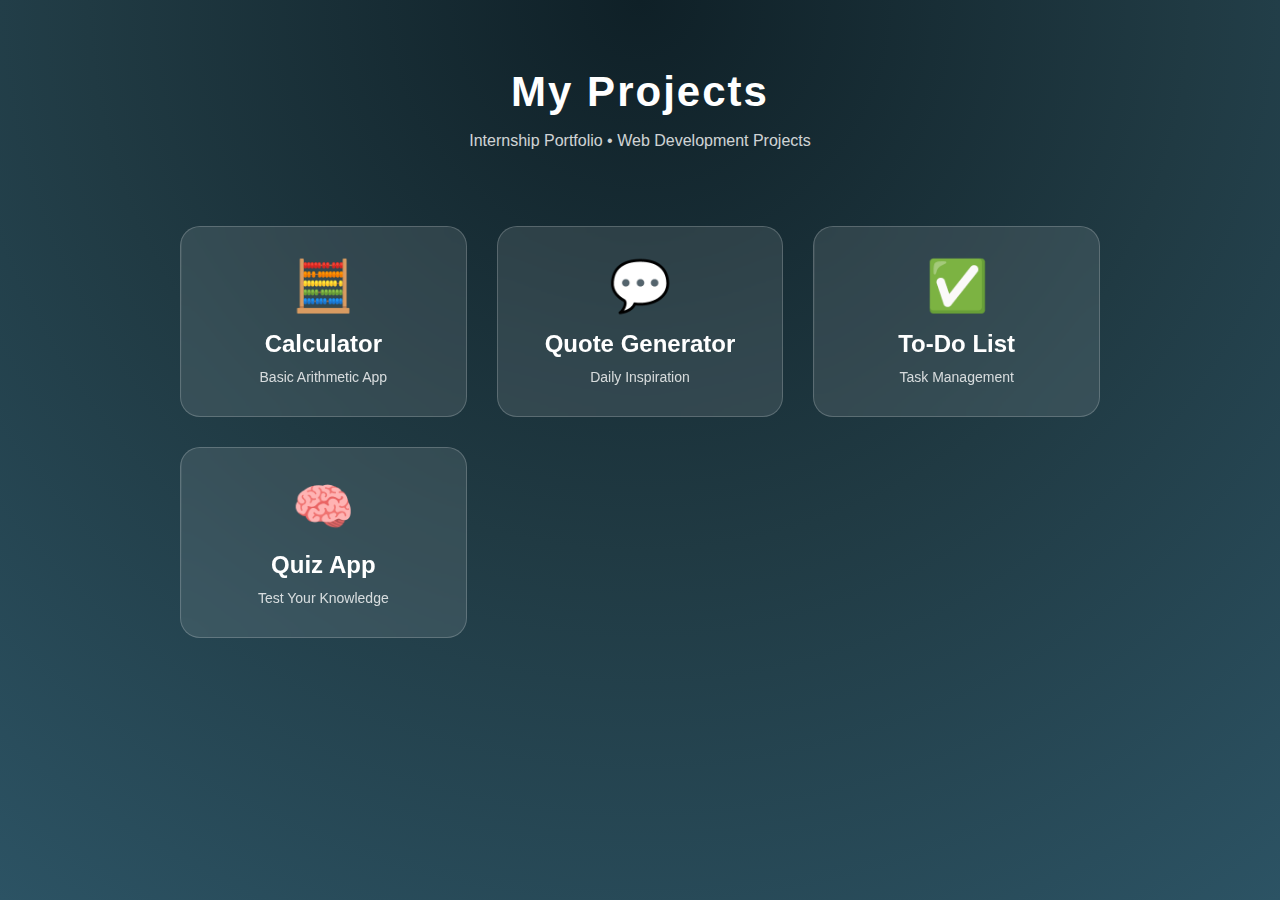
<file: index.html>
<!DOCTYPE html>
<html lang="en">
<head>
  <meta charset="UTF-8">
  <title>My Projects</title>
  <link rel="stylesheet" href="style.css">
</head>
<body>

  <header>
    <h1>My Projects</h1>
    <p>Internship Portfolio • Web Development Projects</p>
  </header>

  <section class="container">

    <a href="../calculator/index.html" class="card">
      <div class="icon">🧮</div>
      <h2>Calculator</h2>
      <span>Basic Arithmetic App</span>
    </a>

    <a href="../quotes/index.html" class="card">
      <div class="icon">💬</div>
      <h2>Quote Generator</h2>
      <span>Daily Inspiration</span>
    </a>

    <a href="../todo/index.html" class="card">
      <div class="icon">✅</div>
      <h2>To-Do List</h2>
      <span>Task Management</span>
    </a>

    <a href="quiz/index.html" class="card">
      <div class="icon">🧠</div>
      <h2>Quiz App</h2>
      <span>Test Your Knowledge</span>
    </a>

  </section>

</body>
</html>
</file>
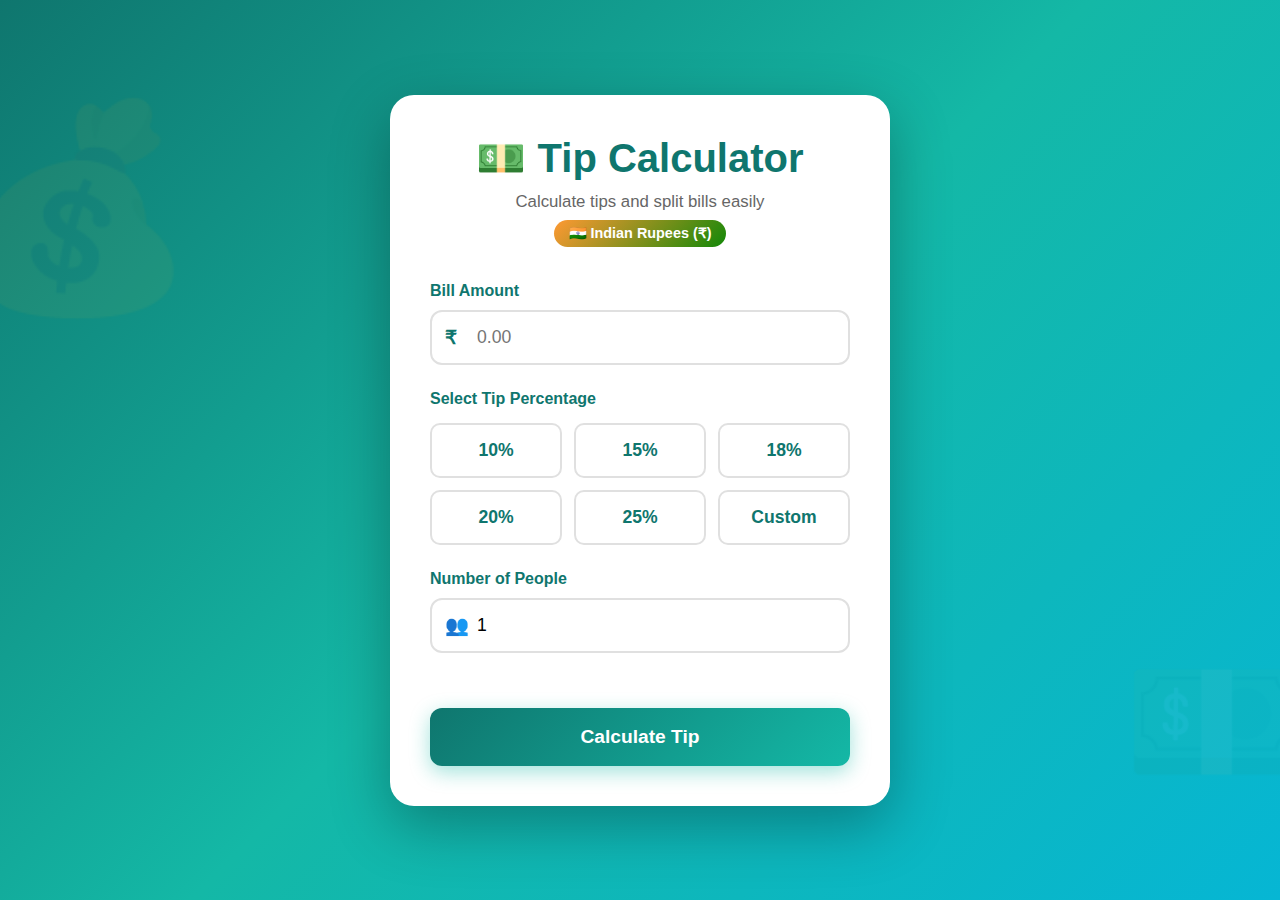
<file: calculator/index.html>
<!DOCTYPE html>
<html lang="en">
<head>
    <meta charset="UTF-8">
    <meta name="viewport" content="width=device-width, initial-scale=1.0">
    <title>Document</title>
    <link rel="stylesheet" href="style.css">
</head>
<body>
      <div class="container">
        <div class="header">
            <h1>💵 Tip Calculator</h1>
            <p>Calculate tips and split bills easily</p>
            <span class="currency-badge">🇮🇳 Indian Rupees (₹)</span>
        </div>

        <div class="input-group">
            <label class="input-label">Bill Amount</label>
            <div class="input-wrapper">
                <span class="input-icon">₹</span>
                <input 
                    type="number" 
                    id="billAmount" 
                    placeholder="0.00" 
                    step="0.01"
                    min="0"
                >
            </div>
            <div class="error-message" id="billError">Please enter a valid bill amount</div>
        </div>

        <div class="input-group">
            <label class="input-label">Select Tip Percentage</label>
            <div class="tip-buttons">
                <button class="tip-btn" data-tip="10">10%</button>
                <button class="tip-btn" data-tip="15">15%</button>
                <button class="tip-btn" data-tip="18">18%</button>
                <button class="tip-btn" data-tip="20">20%</button>
                <button class="tip-btn" data-tip="25">25%</button>
                <button class="tip-btn" data-tip="custom">Custom</button>
            </div>
            <div class="custom-tip-wrapper" id="customTipWrapper" style="display: none;">
                <div class="input-wrapper">
                    <span class="input-icon">%</span>
                    <input 
                        type="number" 
                        id="customTip" 
                        class="custom-tip-input"
                        placeholder="Enter custom %" 
                        step="1"
                        min="0"
                    >
                </div>
            </div>
            <div class="error-message" id="tipError">Please select or enter a tip percentage</div>
        </div>

        <div class="input-group">
            <label class="input-label">Number of People</label>
            <div class="input-wrapper">
                <span class="input-icon">👥</span>
                <input 
                    type="number" 
                    id="numPeople" 
                    placeholder="1" 
                    min="1"
                    value="1"
                >
            </div>
            <div class="error-message" id="peopleError">Please enter number of people (minimum 1)</div>
        </div>

        <button class="calculate-btn" id="calculateBtn">Calculate Tip</button>

        <div class="results" id="results">
            <div class="result-header">💰 Your Bill Breakdown</div>
            
            <div class="result-item">
                <span class="result-label">Tip Amount</span>
                <span class="result-value" id="tipAmount">₹0.00</span>
            </div>

            <div class="result-item">
                <span class="result-label">Total Bill</span>
                <span class="result-value" id="totalAmount">₹0.00</span>
            </div>

            <div class="result-item highlight">
                <span class="result-label">💵 Tip Per Person</span>
                <span class="result-value" id="tipPerPerson">₹0.00</span>
            </div>

            <div class="result-item highlight">
                <span class="result-label">💰 Total Per Person</span>
                <span class="result-value" id="totalPerPerson">₹0.00</span>
            </div>

            <div class="breakdown">
                <div class="breakdown-title">Calculation Details:</div>
                <div id="breakdownText"></div>
            </div>

            <button class="reset-btn" id="resetBtn">Start New Calculation</button>
        </div>
    </div>
<script src="script.js"></script>
</body>
</html>
</file>
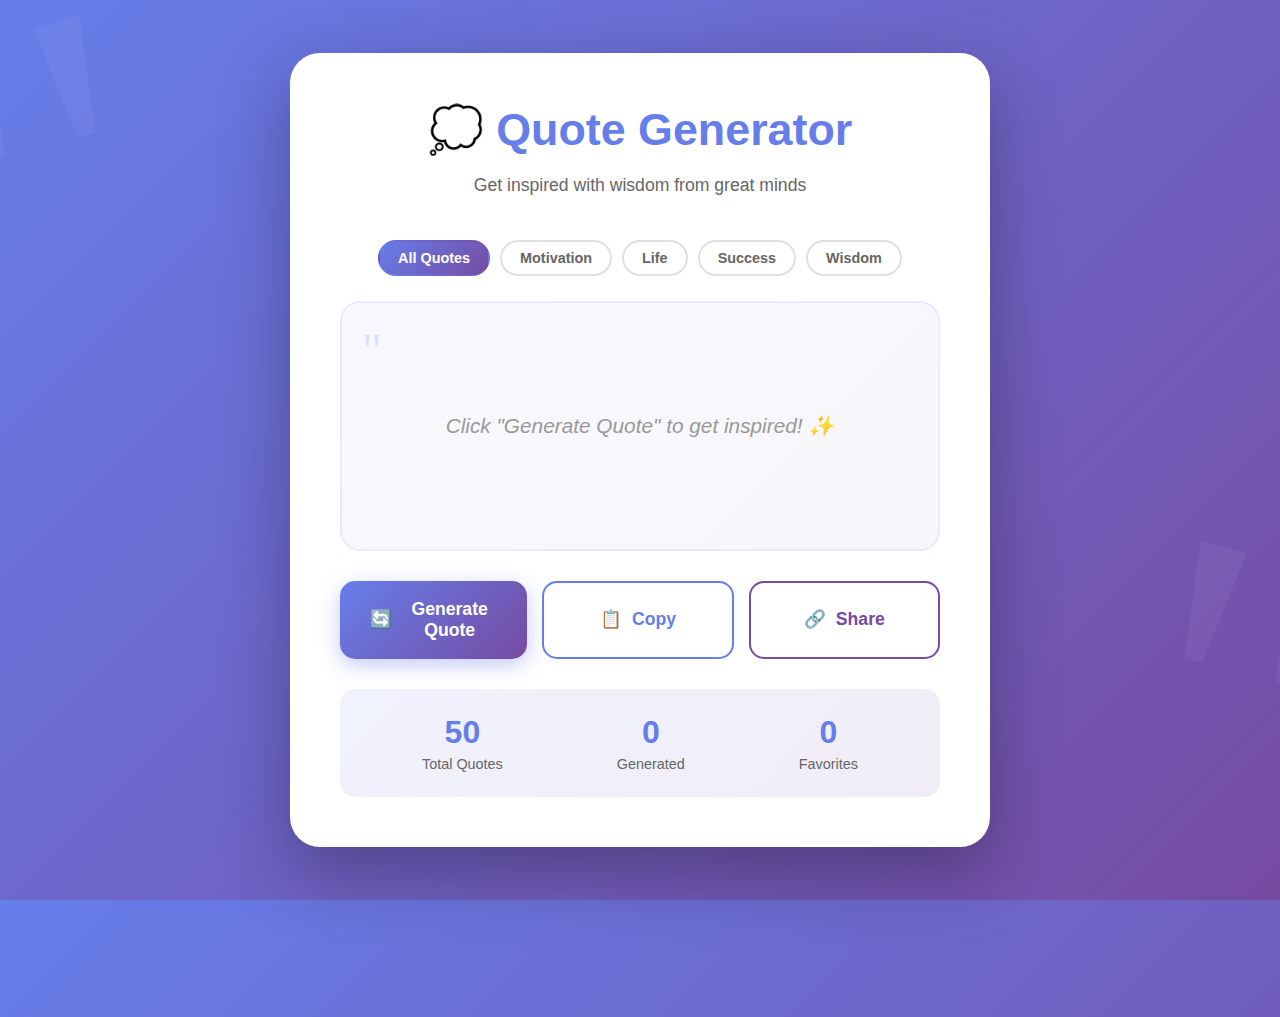
<file: quotes/index.html>
<!DOCTYPE html>
<html lang="en">
<head>
    <meta charset="UTF-8">
    <meta name="viewport" content="width=device-width, initial-scale=1.0">
    <title>Document</title>
    <link rel="stylesheet" href="style.css">
</head>
<body>
     <div class="container">
        <div class="header">
            <h1>💭 Quote Generator</h1>
            <p>Get inspired with wisdom from great minds</p>
        </div>

        <div class="category-tags">
            <div class="category-tag active" data-category="all">All Quotes</div>
            <div class="category-tag" data-category="motivation">Motivation</div>
            <div class="category-tag" data-category="life">Life</div>
            <div class="category-tag" data-category="success">Success</div>
            <div class="category-tag" data-category="wisdom">Wisdom</div>
        </div>

        <div class="quote-container">
            <div class="quote-icon">"</div>
            <div id="quoteDisplay">
                <div class="placeholder">Click "Generate Quote" to get inspired! ✨</div>
            </div>
        </div>

        <div class="buttons">
            <button class="btn generate-btn" id="generateBtn">
                <span>🔄</span>
                <span>Generate Quote</span>
            </button>
            <button class="btn copy-btn" id="copyBtn">
                <span>📋</span>
                <span>Copy</span>
            </button>
            <button class="btn share-btn" id="shareBtn">
                <span>🔗</span>
                <span>Share</span>
            </button>
        </div>

        <div class="stats">
            <div class="stat-item">
                <div class="stat-number" id="totalQuotes">50</div>
                <div class="stat-label">Total Quotes</div>
            </div>
            <div class="stat-item">
                <div class="stat-number" id="quotesGenerated">0</div>
                <div class="stat-label">Generated</div>
            </div>
            <div class="stat-item">
                <div class="stat-number" id="favoriteCount">0</div>
                <div class="stat-label">Favorites</div>
            </div>
        </div>
    </div>

    <div class="tooltip" id="tooltip"></div>
<script src="script.js"></script>
</body>
</html>
</file>
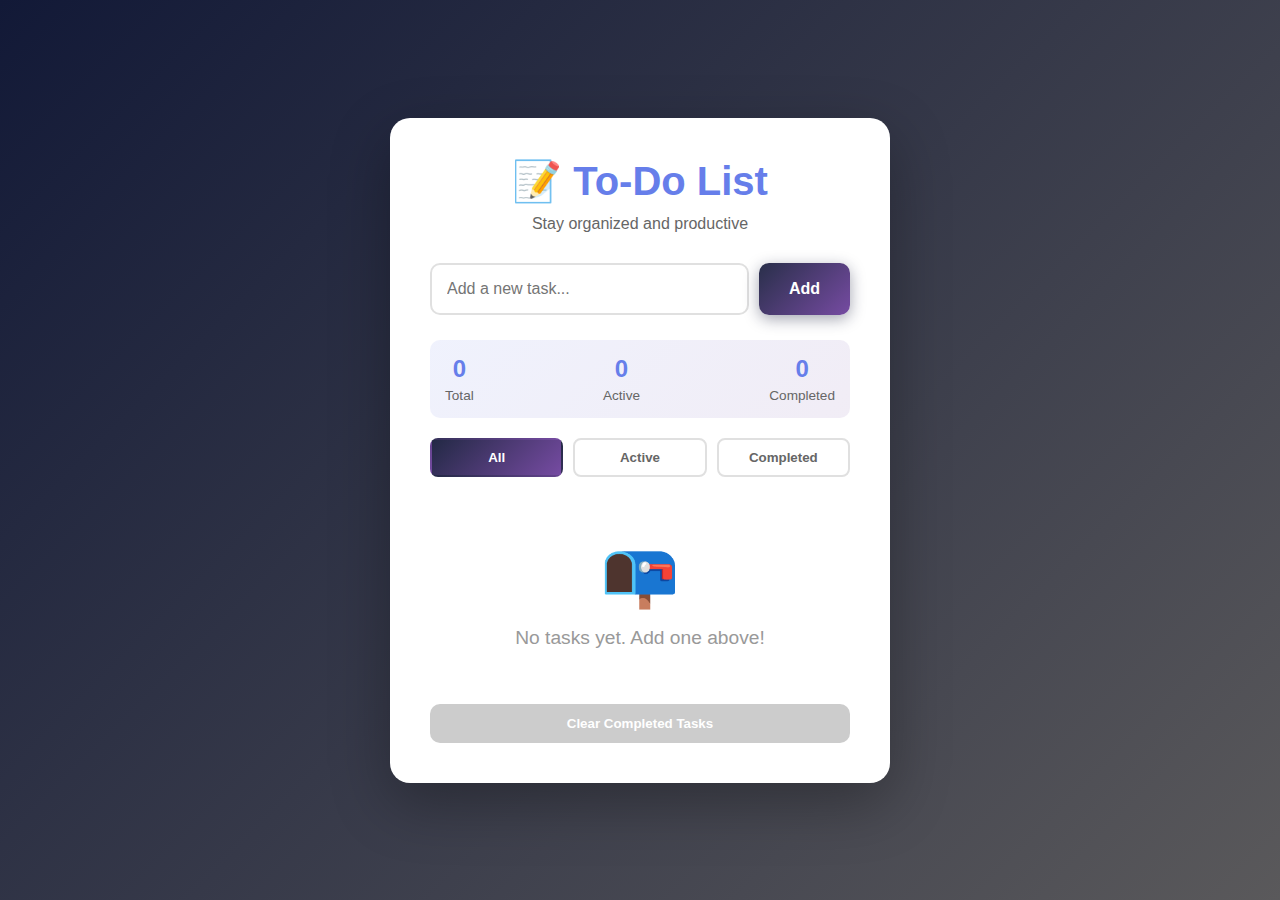
<file: todo/index.html>
<!DOCTYPE html>
<html lang="en">
<head>
    <meta charset="UTF-8">
    <meta name="viewport" content="width=device-width, initial-scale=1.0">
    <title>Document</title>
    <link rel="stylesheet" href="style.css">
</head>
<body>
     <div class="container">
        <div class="header">
            <h1>📝 To-Do List</h1>
            <p>Stay organized and productive</p>
        </div>

        <div class="input-section">
            <input 
                type="text" 
                id="taskInput" 
                placeholder="Add a new task..."
                autocomplete="off"
            >
            <button id="addBtn">Add</button>
        </div>

        <div class="stats">
            <div class="stat-item">
                <div class="stat-number" id="totalTasks">0</div>
                <div class="stat-label">Total</div>
            </div>
            <div class="stat-item">
                <div class="stat-number" id="activeTasks">0</div>
                <div class="stat-label">Active</div>
            </div>
            <div class="stat-item">
                <div class="stat-number" id="completedTasks">0</div>
                <div class="stat-label">Completed</div>
            </div>
        </div>

        <div class="filter-buttons">
            <button class="filter-btn active" data-filter="all">All</button>
            <button class="filter-btn" data-filter="active">Active</button>
            <button class="filter-btn" data-filter="completed">Completed</button>
        </div>

        <ul id="taskList"></ul>

        <button class="clear-all-btn" id="clearAllBtn" disabled>Clear Completed Tasks</button>
    </div>
    <script src="script.js"></script>
</body>
</html>
</file>
<file: style.css>
* {
  box-sizing: border-box;
}

body {
  margin: 0;
  min-height: 100vh;
  font-family: "Segoe UI", sans-serif;
  background: radial-gradient(circle at top, #0f2027, #203a43, #2c5364);
  color: white;
}

header {
  text-align: center;
  padding: 40px 20px 20px;
}

header h1 {
  font-size: 42px;
  letter-spacing: 2px;
  margin-bottom: 10px;
}

header p {
  opacity: 0.8;
}

.container {
  display: grid;
  grid-template-columns: repeat(auto-fit, minmax(250px, 1fr));
  gap: 30px;
  max-width: 1000px;
  margin: auto;
  padding: 40px;
}

.card {
  background: rgba(255, 255, 255, 0.1);
  backdrop-filter: blur(15px);
  border-radius: 20px;
  padding: 30px;
  text-align: center;
  text-decoration: none;
  color: white;
  transition: all 0.3s ease;
  position: relative;
  overflow: hidden;
  border: 1px solid rgba(255, 255, 255, 0.2);
}

.card::before {
  content: "";
  position: absolute;
  inset: 0;
  background: linear-gradient(120deg, transparent, rgba(255,255,255,0.4), transparent);
  transform: translateX(-100%);
  transition: 0.5s;
}

.card:hover::before {
  transform: translateX(100%);
}

.card:hover {
  transform: translateY(-10px) scale(1.05);
  box-shadow: 0 20px 40px rgba(0, 0, 0, 0.5);
}

.icon {
  font-size: 50px;
  margin-bottom: 15px;
}

.card h2 {
  margin: 10px 0;
  font-size: 24px;
}

.card span {
  font-size: 14px;
  opacity: 0.8;
}
</file>
<file: calculator/style.css>
* {
            margin: 0;
            padding: 0;
            box-sizing: border-box;
        }

        body {
            font-family: 'Segoe UI', Tahoma, Geneva, Verdana, sans-serif;
            background: linear-gradient(135deg, #0f766e 0%, #14b8a6 50%, #06b6d4 100%);
            min-height: 100vh;
            display: flex;
            justify-content: center;
            align-items: center;
            padding: 20px;
            position: relative;
            overflow: hidden;
        }

        body::before {
            content: '💰';
            position: absolute;
            font-size: 200px;
            opacity: 0.05;
            top: 10%;
            left: -50px;
            animation: float 8s ease-in-out infinite;
        }

        body::after {
            content: '💵';
            position: absolute;
            font-size: 150px;
            opacity: 0.05;
            bottom: 10%;
            right: -30px;
            animation: float 6s ease-in-out infinite reverse;
        }

        @keyframes float {
            0%, 100% { transform: translateY(0) rotate(0deg); }
            50% { transform: translateY(-20px) rotate(5deg); }
        }

        .container {
            background: white;
            border-radius: 24px;
            box-shadow: 0 20px 60px rgba(0, 0, 0, 0.3);
            max-width: 500px;
            width: 100%;
            padding: 40px;
            animation: slideUp 0.6s ease;
            position: relative;
            z-index: 1;
        }

        @keyframes slideUp {
            from {
                opacity: 0;
                transform: translateY(30px);
            }
            to {
                opacity: 1;
                transform: translateY(0);
            }
        }

        .header {
            text-align: center;
            margin-bottom: 35px;
        }

        .header h1 {
            color: #0f766e;
            font-size: 2.5em;
            margin-bottom: 10px;
            display: flex;
            align-items: center;
            justify-content: center;
            gap: 15px;
        }

        .header p {
            color: #666;
            font-size: 1.05em;
        }

        .currency-badge {
            display: inline-block;
            background: linear-gradient(135deg, #ff9933, #138808);
            color: white;
            padding: 5px 15px;
            border-radius: 20px;
            font-size: 0.9em;
            font-weight: 600;
            margin-top: 8px;
        }

        .input-group {
            margin-bottom: 25px;
        }

        .input-label {
            display: block;
            color: #0f766e;
            font-weight: 600;
            margin-bottom: 10px;
            font-size: 1em;
        }

        .input-wrapper {
            position: relative;
            display: flex;
            align-items: center;
        }

        .input-icon {
            position: absolute;
            left: 15px;
            color: #0f766e;
            font-size: 1.2em;
            pointer-events: none;
            font-weight: 600;
        }

        input[type="number"] {
            width: 100%;
            padding: 15px 15px 15px 45px;
            border: 2px solid #e0e0e0;
            border-radius: 12px;
            font-size: 1.1em;
            transition: all 0.3s ease;
            font-family: inherit;
        }

        input[type="number"]:focus {
            outline: none;
            border-color: #14b8a6;
            box-shadow: 0 0 0 4px rgba(20, 184, 166, 0.1);
        }

        .tip-buttons {
            display: grid;
            grid-template-columns: repeat(3, 1fr);
            gap: 12px;
            margin-top: 15px;
        }

        .tip-btn {
            padding: 15px;
            border: 2px solid #e0e0e0;
            background: white;
            border-radius: 10px;
            font-size: 1.1em;
            font-weight: 600;
            color: #0f766e;
            cursor: pointer;
            transition: all 0.3s ease;
        }

        .tip-btn:hover {
            border-color: #14b8a6;
            background: rgba(20, 184, 166, 0.05);
            transform: translateY(-2px);
        }

        .tip-btn.active {
            background: linear-gradient(135deg, #0f766e, #14b8a6);
            color: white;
            border-color: transparent;
            box-shadow: 0 4px 15px rgba(20, 184, 166, 0.3);
        }

        .custom-tip-wrapper {
            margin-top: 12px;
        }

        .custom-tip-input {
            padding: 12px 15px;
            font-size: 1em;
        }

        .calculate-btn {
            width: 100%;
            padding: 18px;
            background: linear-gradient(135deg, #0f766e, #14b8a6);
            color: white;
            border: none;
            border-radius: 12px;
            font-size: 1.2em;
            font-weight: 700;
            cursor: pointer;
            margin-top: 30px;
            transition: all 0.3s ease;
            box-shadow: 0 6px 20px rgba(20, 184, 166, 0.4);
        }

        .calculate-btn:hover {
            transform: translateY(-3px);
            box-shadow: 0 8px 25px rgba(20, 184, 166, 0.5);
        }

        .calculate-btn:active {
            transform: translateY(0);
        }

        .results {
            margin-top: 30px;
            padding: 25px;
            background: linear-gradient(135deg, rgba(15, 118, 110, 0.1), rgba(20, 184, 166, 0.1));
            border-radius: 15px;
            border: 2px solid #14b8a6;
            display: none;
            animation: fadeIn 0.5s ease;
        }

        .results.show {
            display: block;
        }

        @keyframes fadeIn {
            from {
                opacity: 0;
                transform: scale(0.95);
            }
            to {
                opacity: 1;
                transform: scale(1);
            }
        }

        .result-header {
            text-align: center;
            color: #0f766e;
            font-size: 1.3em;
            font-weight: 700;
            margin-bottom: 20px;
        }

        .result-item {
            display: flex;
            justify-content: space-between;
            align-items: center;
            padding: 15px;
            margin-bottom: 12px;
            background: white;
            border-radius: 10px;
            box-shadow: 0 2px 8px rgba(0, 0, 0, 0.05);
        }

        .result-label {
            color: #666;
            font-size: 1em;
            font-weight: 500;
        }

        .result-value {
            color: #0f766e;
            font-size: 1.5em;
            font-weight: 700;
        }

        .result-item.highlight {
            background: linear-gradient(135deg, #0f766e, #14b8a6);
            color: white;
            transform: scale(1.02);
        }

        .result-item.highlight .result-label,
        .result-item.highlight .result-value {
            color: white;
        }

        .breakdown {
            margin-top: 20px;
            padding: 15px;
            background: rgba(255, 255, 255, 0.5);
            border-radius: 10px;
            font-size: 0.95em;
            color: #555;
            line-height: 1.6;
        }

        .breakdown-title {
            font-weight: 700;
            color: #0f766e;
            margin-bottom: 10px;
        }

        .reset-btn {
            width: 100%;
            padding: 12px;
            background: white;
            color: #0f766e;
            border: 2px solid #14b8a6;
            border-radius: 10px;
            font-size: 1em;
            font-weight: 600;
            cursor: pointer;
            margin-top: 15px;
            transition: all 0.3s ease;
        }

        .reset-btn:hover {
            background: #0f766e;
            color: white;
        }

        .error-message {
            color: #ef4444;
            font-size: 0.9em;
            margin-top: 8px;
            display: none;
        }

        .error-message.show {
            display: block;
            animation: shake 0.5s ease;
        }

        @keyframes shake {
            0%, 100% { transform: translateX(0); }
            25% { transform: translateX(-10px); }
            75% { transform: translateX(10px); }
        }

        input.error {
            border-color: #ef4444;
        }
</file>
<file: quotes/style.css>
* {
            margin: 0;
            padding: 0;
            box-sizing: border-box;
        }

        body {
            font-family: 'Segoe UI', Tahoma, Geneva, Verdana, sans-serif;
            background: linear-gradient(135deg, #667eea 0%, #764ba2 100%);
            min-height: 100vh;
            display: flex;
            justify-content: center;
            align-items: center;
            padding: 20px;
            position: relative;
            overflow: hidden;
        }

        body::before {
            content: '"';
            position: absolute;
            font-size: 500px;
            color: rgba(255, 255, 255, 0.05);
            top: -100px;
            left: -50px;
            font-family: Georgia, serif;
            transform: rotate(-15deg);
        }

        body::after {
            content: '"';
            position: absolute;
            font-size: 500px;
            color: rgba(255, 255, 255, 0.05);
            bottom: -100px;
            right: -50px;
            font-family: Georgia, serif;
            transform: rotate(15deg);
        }

        .container {
            background: white;
            border-radius: 30px;
            box-shadow: 0 25px 70px rgba(0, 0, 0, 0.3);
            max-width: 700px;
            width: 100%;
            padding: 50px;
            position: relative;
            z-index: 1;
            animation: fadeIn 0.8s ease;
        }

        @keyframes fadeIn {
            from {
                opacity: 0;
                transform: scale(0.9);
            }
            to {
                opacity: 1;
                transform: scale(1);
            }
        }

        .header {
            text-align: center;
            margin-bottom: 40px;
        }

        .header h1 {
            color: #667eea;
            font-size: 2.8em;
            margin-bottom: 15px;
            font-weight: 700;
        }

        .header p {
            color: #666;
            font-size: 1.1em;
            line-height: 1.6;
        }

        .quote-container {
            position: relative;
            padding: 40px;
            background: linear-gradient(135deg, rgba(102, 126, 234, 0.05), rgba(118, 75, 162, 0.05));
            border-radius: 20px;
            margin-bottom: 30px;
            min-height: 250px;
            display: flex;
            flex-direction: column;
            justify-content: center;
            border: 2px solid rgba(102, 126, 234, 0.1);
        }

        .quote-icon {
            position: absolute;
            top: 20px;
            left: 20px;
            font-size: 3em;
            color: rgba(102, 126, 234, 0.2);
            font-family: Georgia, serif;
        }

        .quote-text {
            font-size: 1.5em;
            color: #333;
            line-height: 1.8;
            font-style: italic;
            margin-bottom: 20px;
            position: relative;
            z-index: 1;
            animation: slideIn 0.6s ease;
            font-family: Georgia, serif;
        }

        @keyframes slideIn {
            from {
                opacity: 0;
                transform: translateY(20px);
            }
            to {
                opacity: 1;
                transform: translateY(0);
            }
        }

        .quote-author {
            font-size: 1.2em;
            color: #667eea;
            font-weight: 600;
            text-align: right;
            animation: fadeInUp 0.8s ease;
        }

        @keyframes fadeInUp {
            from {
                opacity: 0;
                transform: translateY(10px);
            }
            to {
                opacity: 1;
                transform: translateY(0);
            }
        }

        .quote-author::before {
            content: '— ';
        }

        .buttons {
            display: flex;
            gap: 15px;
            flex-wrap: wrap;
        }

        .btn {
            flex: 1;
            min-width: 150px;
            padding: 18px 30px;
            border: none;
            border-radius: 15px;
            font-size: 1.1em;
            font-weight: 600;
            cursor: pointer;
            transition: all 0.3s ease;
            display: flex;
            align-items: center;
            justify-content: center;
            gap: 10px;
        }

        .generate-btn {
            background: linear-gradient(135deg, #667eea, #764ba2);
            color: white;
            box-shadow: 0 6px 20px rgba(102, 126, 234, 0.4);
        }

        .generate-btn:hover {
            transform: translateY(-3px);
            box-shadow: 0 8px 25px rgba(102, 126, 234, 0.5);
        }

        .generate-btn:active {
            transform: translateY(0);
        }

        .copy-btn {
            background: white;
            color: #667eea;
            border: 2px solid #667eea;
        }

        .copy-btn:hover {
            background: #667eea;
            color: white;
            transform: translateY(-3px);
        }

        .copy-btn.copied {
            background: #10b981;
            color: white;
            border-color: #10b981;
        }

        .share-btn {
            background: white;
            color: #764ba2;
            border: 2px solid #764ba2;
        }

        .share-btn:hover {
            background: #764ba2;
            color: white;
            transform: translateY(-3px);
        }

        .stats {
            display: flex;
            justify-content: space-around;
            margin-top: 30px;
            padding: 25px;
            background: linear-gradient(135deg, rgba(102, 126, 234, 0.1), rgba(118, 75, 162, 0.1));
            border-radius: 15px;
        }

        .stat-item {
            text-align: center;
        }

        .stat-number {
            font-size: 2em;
            font-weight: bold;
            color: #667eea;
        }

        .stat-label {
            font-size: 0.9em;
            color: #666;
            margin-top: 5px;
        }

        .category-tags {
            display: flex;
            flex-wrap: wrap;
            gap: 10px;
            margin-bottom: 25px;
            justify-content: center;
        }

        .category-tag {
            padding: 8px 18px;
            background: white;
            border: 2px solid #e0e0e0;
            border-radius: 20px;
            font-size: 0.9em;
            cursor: pointer;
            transition: all 0.3s ease;
            font-weight: 600;
            color: #666;
        }

        .category-tag:hover {
            border-color: #667eea;
            color: #667eea;
            transform: translateY(-2px);
        }

        .category-tag.active {
            background: linear-gradient(135deg, #667eea, #764ba2);
            color: white;
            border-color: transparent;
        }

        .placeholder {
            text-align: center;
            color: #999;
            font-size: 1.3em;
            font-style: italic;
        }

        .tooltip {
            position: fixed;
            background: #333;
            color: white;
            padding: 8px 15px;
            border-radius: 8px;
            font-size: 0.9em;
            pointer-events: none;
            opacity: 0;
            transition: opacity 0.3s ease;
            z-index: 1000;
        }

        .tooltip.show {
            opacity: 1;
        }

        @media (max-width: 600px) {
            .container {
                padding: 30px;
            }

            .quote-text {
                font-size: 1.2em;
            }

            .buttons {
                flex-direction: column;
            }

            .btn {
                width: 100%;
            }
        }
</file>
<file: todo/style.css>
* {
            margin: 0;
            padding: 0;
            box-sizing: border-box;
        }

        body {
            font-family: 'Segoe UI', Tahoma, Geneva, Verdana, sans-serif;
            background: linear-gradient(135deg, #121937 0%, #5a595b 100%);
            min-height: 100vh;
            display: flex;
            justify-content: center;
            align-items: center;
            padding: 20px;
        }

        .container {
            background: white;
            border-radius: 20px;
            box-shadow: 0 20px 60px rgba(0, 0, 0, 0.3);
            max-width: 500px;
            width: 100%;
            padding: 40px;
            animation: slideUp 0.5s ease;
        }

        @keyframes slideUp {
            from {
                opacity: 0;
                transform: translateY(30px);
            }
            to {
                opacity: 1;
                transform: translateY(0);
            }
        }

        .header {
            text-align: center;
            margin-bottom: 30px;
        }

        .header h1 {
            color: #667eea;
            font-size: 2.5em;
            margin-bottom: 10px;
        }

        .header p {
            color: #666;
            font-size: 1em;
        }

        .input-section {
            display: flex;
            gap: 10px;
            margin-bottom: 25px;
        }

        #taskInput {
            flex: 1;
            padding: 15px;
            border: 2px solid #e0e0e0;
            border-radius: 10px;
            font-size: 1em;
            transition: all 0.3s ease;
        }

        #taskInput:focus {
            outline: none;
            border-color: #667eea;
            box-shadow: 0 0 0 3px rgba(102, 126, 234, 0.1);
        }

        #addBtn {
            background: linear-gradient(135deg, #292f4a, #764ba2);
            color: white;
            border: none;
            padding: 15px 30px;
            border-radius: 10px;
            font-size: 1em;
            font-weight: 600;
            cursor: pointer;
            transition: all 0.3s ease;
            box-shadow: 0 4px 15px rgba(24, 30, 59, 0.4);
        }

        #addBtn:hover {
            transform: translateY(-2px);
            box-shadow: 0 6px 20px rgba(102, 126, 234, 0.5);
        }

        #addBtn:active {
            transform: translateY(0);
        }

        .stats {
            display: flex;
            justify-content: space-between;
            margin-bottom: 20px;
            padding: 15px;
            background: linear-gradient(135deg, rgba(102, 126, 234, 0.1), rgba(118, 75, 162, 0.1));
            border-radius: 10px;
        }

        .stat-item {
            text-align: center;
        }

        .stat-number {
            font-size: 1.5em;
            font-weight: bold;
            color: #667eea;
        }

        .stat-label {
            font-size: 0.85em;
            color: #666;
            margin-top: 5px;
        }

        .filter-buttons {
            display: flex;
            gap: 10px;
            margin-bottom: 20px;
        }

        .filter-btn {
            flex: 1;
            padding: 10px;
            border: 2px solid #e0e0e0;
            background: white;
            border-radius: 8px;
            cursor: pointer;
            transition: all 0.3s ease;
            font-weight: 600;
            color: #666;
        }

        .filter-btn:hover {
            border-color: #667eea;
            color: #667eea;
        }

        .filter-btn.active {
            background: linear-gradient(135deg, #232945, #764ba2);
            color: white;
            border-color: transparent;
        }

        #taskList {
            list-style: none;
            max-height: 400px;
            overflow-y: auto;
        }

        #taskList::-webkit-scrollbar {
            width: 8px;
        }

        #taskList::-webkit-scrollbar-track {
            background: #f1f1f1;
            border-radius: 10px;
        }

        #taskList::-webkit-scrollbar-thumb {
            background: #667eea;
            border-radius: 10px;
        }

        .task-item {
            display: flex;
            align-items: center;
            gap: 12px;
            padding: 15px;
            background: #f8f9fa;
            border-radius: 10px;
            margin-bottom: 10px;
            transition: all 0.3s ease;
            animation: slideIn 0.3s ease;
            border: 2px solid transparent;
        }

        @keyframes slideIn {
            from {
                opacity: 0;
                transform: translateX(-20px);
            }
            to {
                opacity: 1;
                transform: translateX(0);
            }
        }

        .task-item:hover {
            border-color: #667eea;
            transform: translateX(5px);
        }

        .task-item.completed {
            opacity: 0.7;
        }

        .task-checkbox {
            width: 24px;
            height: 24px;
            min-width: 24px;
            border: 2px solid #667eea;
            border-radius: 6px;
            cursor: pointer;
            display: flex;
            align-items: center;
            justify-content: center;
            transition: all 0.3s ease;
            background: white;
        }

        .task-checkbox.checked {
            background: linear-gradient(135deg, #121627, #764ba2);
        }

        .task-checkbox.checked::after {
            content: '✓';
            color: white;
            font-weight: bold;
            font-size: 16px;
        }

        .task-text {
            flex: 1;
            color: #333;
            font-size: 1em;
            transition: all 0.3s ease;
            cursor: pointer;
            word-break: break-word;
        }

        .task-text.completed {
            text-decoration: line-through;
            color: #999;
        }

        .delete-btn {
            background: #ef4444;
            color: white;
            border: none;
            padding: 8px 16px;
            border-radius: 6px;
            cursor: pointer;
            font-size: 0.9em;
            font-weight: 600;
            transition: all 0.3s ease;
            opacity: 0;
        }

        .task-item:hover .delete-btn {
            opacity: 1;
        }

        .delete-btn:hover {
            background: #dc2626;
            transform: scale(1.05);
        }

        .empty-state {
            text-align: center;
            padding: 40px 20px;
            color: #999;
        }

        .empty-state-icon {
            font-size: 4em;
            margin-bottom: 15px;
        }

        .empty-state-text {
            font-size: 1.2em;
        }

        .clear-all-btn {
            width: 100%;
            padding: 12px;
            background: #ef4444;
            color: white;
            border: none;
            border-radius: 10px;
            cursor: pointer;
            font-weight: 600;
            margin-top: 15px;
            transition: all 0.3s ease;
        }

        .clear-all-btn:hover {
            background: #dc2626;
            transform: translateY(-2px);
        }

        .clear-all-btn:disabled {
            background: #ccc;
            cursor: not-allowed;
            transform: none;
        }
</file>
